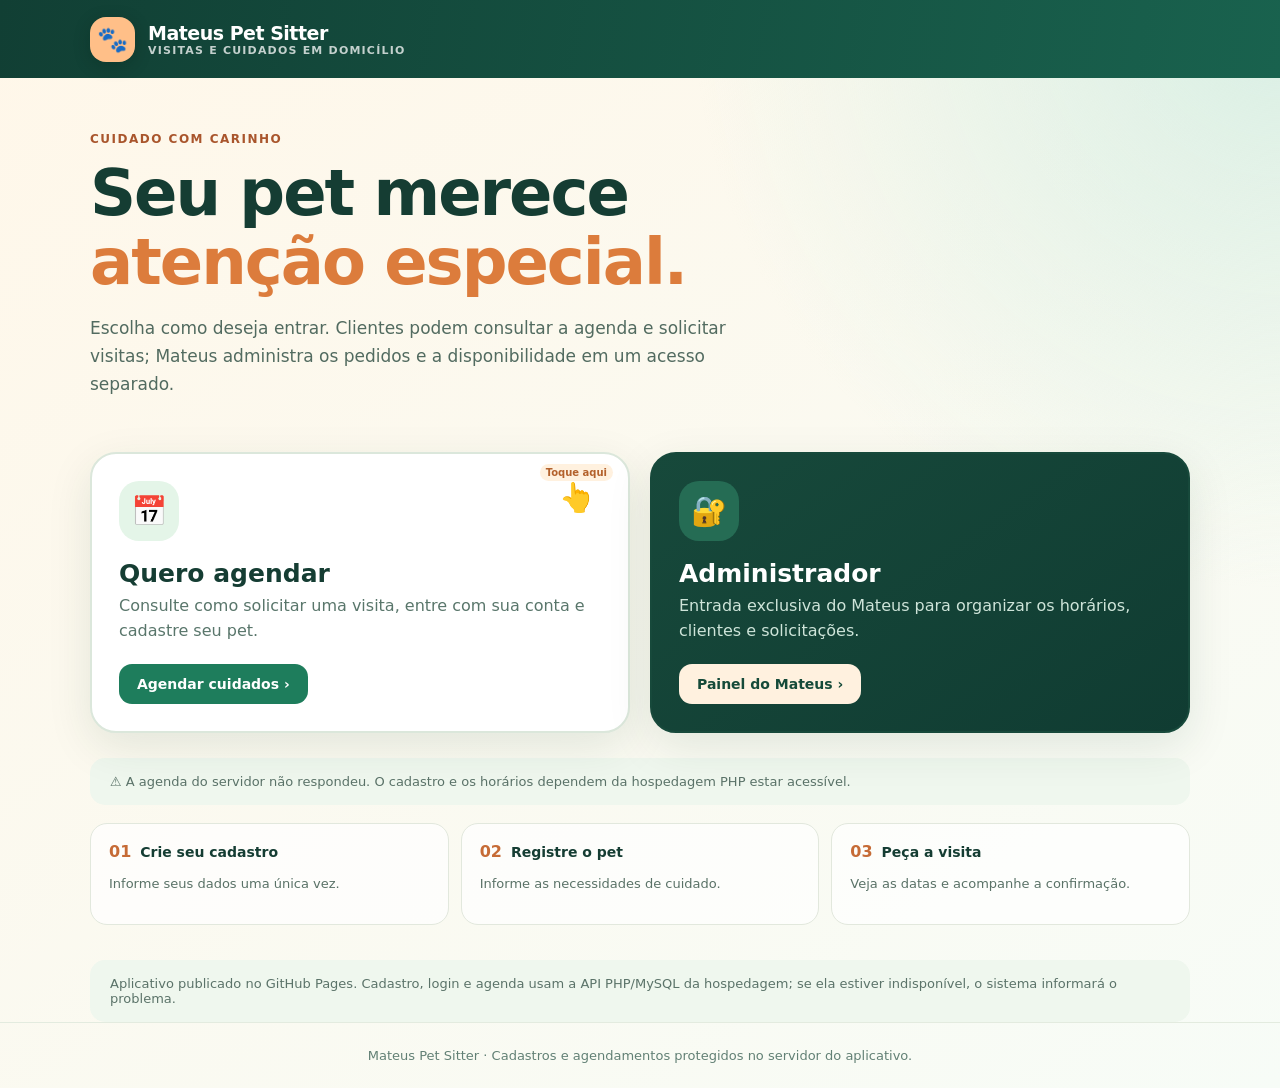
<file: index.html>
<!doctype html><html lang="pt-BR"><head><meta charset="utf-8"><meta name="viewport" content="width=device-width, initial-scale=1,viewport-fit=cover"><meta name="theme-color" content="#153e35"><meta name="description" content="Mateus Pet Sitter — cuidados e visitas domiciliares para animais."><title>Início | Mateus Pet Sitter</title><style>
:root{font-family:system-ui,-apple-system,'Segoe UI',sans-serif;color:#153d33;background:#fbf9f2}
*{box-sizing:border-box}body{margin:0;min-height:100vh;background:radial-gradient(circle at top right,#d9efe4 0%,transparent 35%),linear-gradient(145deg,#fff7e9,#f7fcf7);display:flex;flex-direction:column}
a{color:inherit}.wrap{width:min(1100px,calc(100% - 32px));margin:auto}
header{background:linear-gradient(100deg,#113f34,#19624e);color:white}.top{display:flex;align-items:center;gap:13px;min-height:78px}.logo{width:45px;height:45px;background:#ffbf88;border-radius:16px;display:grid;place-items:center;font-size:25px;box-shadow:0 4px 16px #051f1440}.brand{font-size:19px;font-weight:850;letter-spacing:-.5px}.brand small{display:block;font-size:11px;letter-spacing:1.2px;font-weight:650;opacity:.75}.hero{padding:50px 0 12px}.eyebrow{font-weight:800;text-transform:uppercase;font-size:12px;letter-spacing:1.5px;color:#a9552c}.hero h1{font-size:clamp(35px,6vw,64px);max-width:700px;line-height:1.08;letter-spacing:-2px;margin:12px 0}.hero h1 em{font-style:normal;color:#dc7c3c}.hero p{color:#526b60;font-size:17px;line-height:1.65;max-width:670px}.grid{display:grid;grid-template-columns:repeat(2,minmax(0,1fr));gap:20px;margin:25px 0}.choice{border-radius:26px;border:2px solid #dbe7db;background:white;padding:27px;box-shadow:0 14px 45px #0e38241a;text-decoration:none;position:relative;display:flex;flex-direction:column;align-items:flex-start;min-height:260px;transition:transform .17s,border-color .17s}.choice:hover,.choice:focus-visible{transform:translateY(-4px);border-color:#2b916d}.choice.admin{background:linear-gradient(145deg,#17493b,#103c32);border-color:#17493b;color:white}.emblem{font-size:29px;width:60px;height:60px;border-radius:20px;background:#e4f5e8;display:grid;place-items:center}.admin .emblem{background:#256c54}.choice h2{font-size:25px;line-height:1.2;margin:18px 0 5px}.choice p{margin:0 0 20px;color:#59766b;line-height:1.55;flex:1}.admin p{color:#cee4d9}.cta{display:inline-block;padding:12px 18px;font-size:14px;font-weight:800;border-radius:13px;background:#1e7d5c;color:white}.admin .cta{background:#fff1df;color:#154a39}.hand{position:absolute;right:15px;top:10px;animation:float 1.7s ease-in-out infinite;pointer-events:none;font-size:28px;text-align:center}.hand small{font-size:10px;display:block;background:#fff1df;border-radius:30px;padding:3px 6px;color:#b3612c;font-weight:800}@keyframes float{50%{transform:translateY(11px)}}.steps{display:grid;grid-template-columns:repeat(3,minmax(0,1fr));gap:12px;margin:0 0 35px}.step{padding:18px;border-radius:17px;border:1px solid #e2e8dd;background:#ffffffba}.step b{font-size:14px}.step p{font-size:13px;line-height:1.5;color:#5a7267}.step .n{color:#c66b36;font-weight:900;margin-right:9px}.box{margin:20px 0;padding:22px;background:#fff;border:1px solid #e0e8dc;border-radius:20px}.box h2{margin-top:0}.box p{color:#557166;line-height:1.6}.actions{display:flex;gap:10px;flex-wrap:wrap;margin-top:20px}.button{display:inline-flex;align-items:center;justify-content:center;gap:7px;background:#1e7b5a;border:0;border-radius:14px;text-decoration:none;color:white;font-weight:800;padding:14px 20px;cursor:pointer;font-size:15px;min-height:48px}.button.alt{background:#f4f3ea;color:#234d40;border:1px solid #d8e5d9}.note{font-size:13px;color:#5b7369;padding:16px 20px;background:#eff7ee;border-radius:15px}.status{font-size:14px;color:#506a5f;line-height:1.5}.status.bad{color:#aa542e}.steps-inline{display:grid;grid-template-columns:repeat(3,minmax(0,1fr));gap:13px;margin:20px 0}.steps-inline .step{padding:15px}footer{margin-top:auto;padding:25px 0;border-top:1px solid #e3ebdf;color:#628075;text-align:center;font-size:13px}
@media(max-width:670px){.hero{padding-top:35px}.grid{grid-template-columns:1fr;gap:14px}.choice{min-height:222px;padding:23px}.steps,.steps-inline{grid-template-columns:1fr}.hero h1{letter-spacing:-1.3px}.hero p{font-size:15px}.actions{flex-direction:column}.button{width:100%}}
@media(prefers-reduced-motion:reduce){*,*:before,*:after{animation:none!important;transition:none!important}}
</style></head><body><header><div class="wrap top"><span class="logo" aria-hidden="true">🐾</span><div class="brand">Mateus Pet Sitter<small>VISITAS E CUIDADOS EM DOMICÍLIO</small></div></div></header><main class="wrap"><section class="hero"><span class="eyebrow">Cuidado com carinho</span><h1>Seu pet merece <em>atenção especial.</em></h1><p>Escolha como deseja entrar. Clientes podem consultar a agenda e solicitar visitas; Mateus administra os pedidos e a disponibilidade em um acesso separado.</p></section>
<section class="grid" aria-label="Escolha seu acesso">
<a class="choice" href="cliente.html"><span class="hand" aria-hidden="true"><small>Toque aqui</small>👆</span><span class="emblem">📅</span><h2>Quero agendar</h2><p>Consulte como solicitar uma visita, entre com sua conta e cadastre seu pet.</p><span class="cta">Agendar cuidados ›</span></a>
<a class="choice admin" href="admin.html"><span class="emblem">🔐</span><h2>Administrador</h2><p>Entrada exclusiva do Mateus para organizar os horários, clientes e solicitações.</p><span class="cta">Painel do Mateus ›</span></a>
</section>
<div class="note" style="margin:2px 0 18px" aria-live="polite" role="status" id="connectionStatus">Verificando conexão segura com a agenda…</div>
<div class="steps"><div class="step"><span class="n">01</span><b>Crie seu cadastro</b><p>Informe seus dados uma única vez.</p></div><div class="step"><span class="n">02</span><b>Registre o pet</b><p>Informe as necessidades de cuidado.</p></div><div class="step"><span class="n">03</span><b>Peça a visita</b><p>Veja as datas e acompanhe a confirmação.</p></div></div><div class="note">Aplicativo publicado no GitHub Pages. Cadastro, login e agenda usam a API PHP/MySQL da hospedagem; se ela estiver indisponível, o sistema informará o problema.</div></main><footer><div class="wrap">Mateus Pet Sitter · Cadastros e agendamentos protegidos no servidor do aplicativo.</div></footer><script>
(async()=>{
 const status=document.getElementById('connectionStatus');if(!status)return;
 const ctrl=new AbortController();const timeout=setTimeout(()=>ctrl.abort(),7000);
 try{
  const response=await fetch('https://marce7856.c33.integrator.host/matheus-pet-care/api/index.php?action=health',
    {mode:'cors',credentials:'omit',cache:'no-store',signal:ctrl.signal});
  const json=await response.json();
  if(response.ok&&json.ok&&json.database==='connected'){
    status.textContent='✅ Agenda conectada ao banco MySQL. Você já pode consultar datas e entrar na sua conta.';
  }else{
    status.textContent='⚠️ A página está aberta, mas a agenda do servidor ainda não está disponível. Verifique a instalação PHP/MySQL.';
  }
 }catch(e){status.textContent='⚠️ A agenda do servidor não respondeu. O cadastro e os horários dependem da hospedagem PHP estar acessível.';}
 finally{clearTimeout(timeout)}
})();
</script></body></html>
</file>
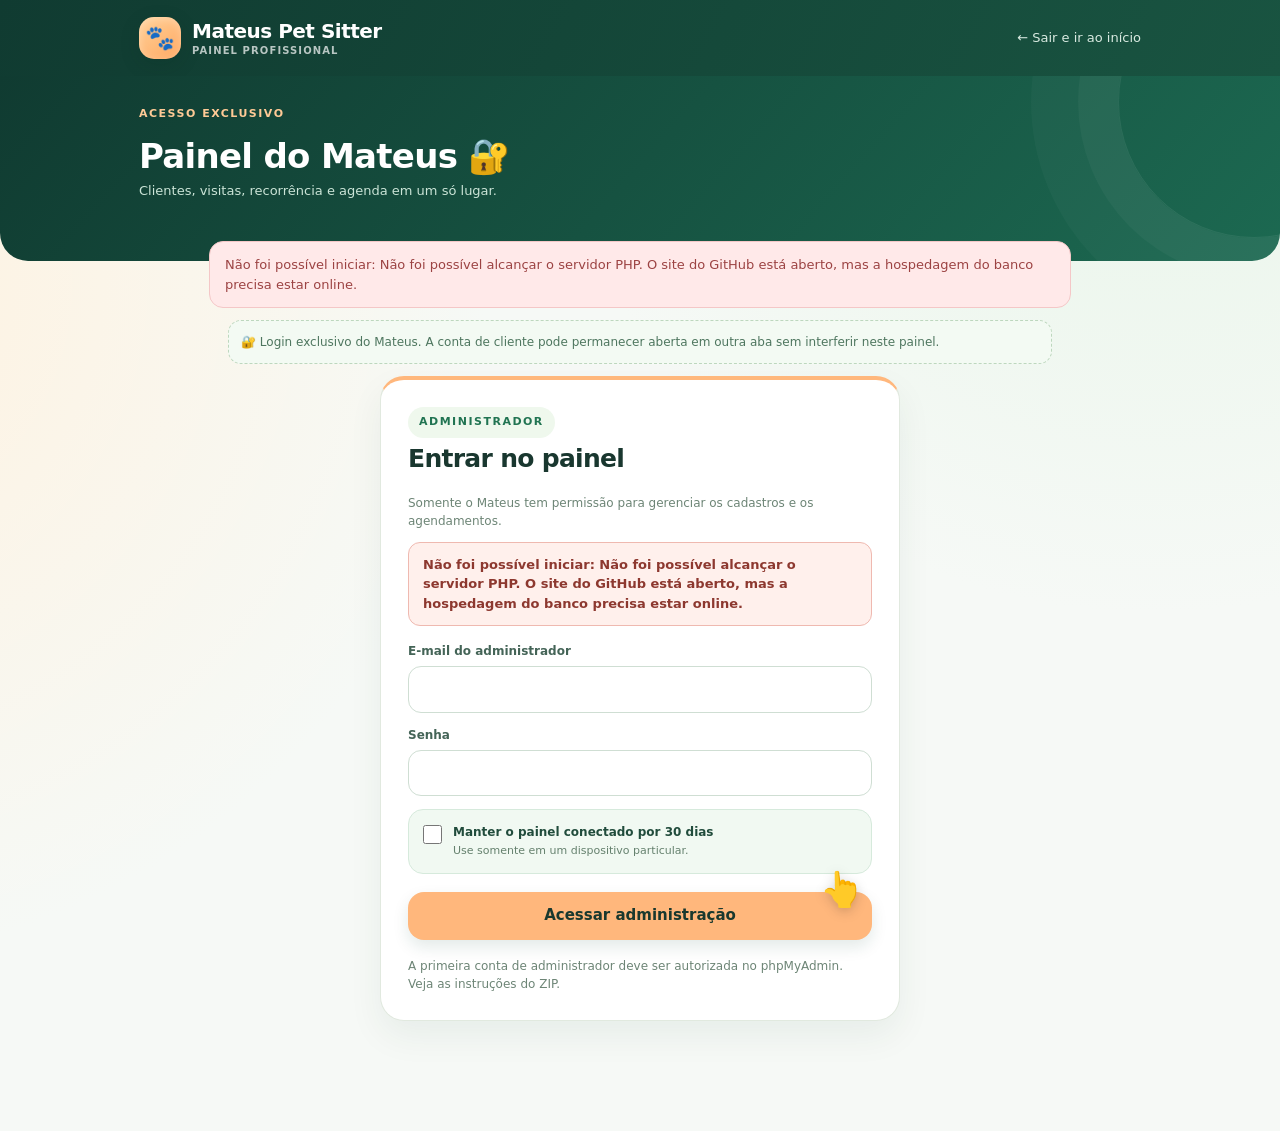
<file: admin.html>
<!doctype html><html lang="pt-BR"><head><meta charset="utf-8"><meta name="viewport" content="width=device-width, initial-scale=1, viewport-fit=cover"><meta name="theme-color" content="#153e35"><title>Painel profissional — Mateus Pet Sitter</title><link rel="stylesheet" href="site.css?v=10.1.0"></head><body>
<header class="header"><div class="wrap header-inner"><a class="brand" href="index.html" data-admin-exit><span class="brand-mark">🐾</span><span class="brand-title">Mateus Pet Sitter<small class="brand-sub">Painel profissional</small></span></a><a class="sub-link" href="index.html" data-admin-exit>← Sair e ir ao início</a></div></header>
<section class="app-hero"><div class="wrap"><span class="tiny-title" style="color:#ffca96">ACESSO EXCLUSIVO</span><h1>Painel do Mateus 🔐</h1><p>Clientes, visitas, recorrência e agenda em um só lugar.</p></div></section>
<main class="wrap app-main"><div id="errorBanner" class="banner error hidden" role="alert"></div>
<div class="wrap" style="margin-top:10px"><p class="hintbox">🔐 Login exclusivo do Mateus. A conta de cliente pode permanecer aberta em outra aba sem interferir neste painel.</p></div><div id="adminAuth" class="auth-wrap"><div class="card auth-card"><span class="tiny-title">ADMINISTRADOR</span><h2>Entrar no painel</h2><p class="small muted">Somente o Mateus tem permissão para gerenciar os cadastros e os agendamentos.</p><form id="adminLogin"><div id="adminLoginMessage" class="banner error hidden" role="alert" tabindex="-1"></div><label class="field"><span>E-mail do administrador</span><input name="email" type="email" required autocomplete="username"></label><label class="field"><span>Senha</span><input name="password" type="password" required autocomplete="current-password"></label>
<label class="remember-line"><input type="checkbox" name="remember_me" value="1"><span><strong>Manter o painel conectado por 30 dias</strong><small>Use somente em um dispositivo particular.</small></span></label>
<div class="guided-submit"><span class="tap-hand">👆</span><button class="btn full orange" type="submit">Acessar administração</button></div></form><p class="small muted" style="margin:17px 0 0">A primeira conta de administrador deve ser autorizada no phpMyAdmin. Veja as instruções do ZIP.</p></div></div>
<div id="adminApp" class="hidden"><div class="two-col"><div class="stat"><b id="countClients">0</b><small>Clientes cadastrados</small></div><div class="stat"><b id="countPending">0</b><small>Pedidos em análise</small></div><div class="stat"><b id="countPets">0</b><small>Animais registrados</small></div><div class="stat"><b id="countConfirmed">0</b><small>Visitas confirmadas</small></div></div>
<section data-panel="home"><div class="section-head"><div><h2>🏠 Visão geral</h2><p>O que precisa da sua atenção hoje.</p></div></div><div class="card"><h3>Agenda do Mateus</h3><p class="small muted">Visualize o mês, toque em qualquer data e disponibilize ou bloqueie os horários que desejar.</p><button class="btn orange full" type="button" data-nav="calendar">📅 Abrir agenda para liberar datas</button></div><div class="card" style="margin-top:12px"><h3>Link para compartilhar</h3><p class="small muted">Envie este endereço pelo WhatsApp para os clientes se cadastrarem.</p><div class="action-row"><button id="copyLink" class="btn soft" type="button">📋 Copiar link de agendamento</button><button data-nav="requests" class="btn orange">Ver solicitações</button></div></div><div class="section-head"><h2>Pedidos recentes</h2></div><div id="recentRequests" class="list"></div></section>
<section data-panel="requests" class="hidden"><div class="section-head"><div><h2>📋 Solicitações</h2><p>Confirme ou recuse os pedidos recebidos.</p></div></div><div class="tab-switch" id="requestFilters"><button type="button" data-filter="pending" class="active">Em análise</button><button type="button" data-filter="all">Todas</button></div><div id="adminRequestList" class="list"></div></section>
<section data-panel="clients" class="hidden"><div class="section-head"><div><h2>👥 Clientes ⭐</h2><p>Informações, telefone, endereço e recorrência mensal.</p></div></div><div class="card"><label class="field"><span>Pesquisar cliente</span><input id="clientSearch" placeholder="Nome, telefone ou e-mail"></label><button class="btn orange full" type="button" id="newManual">+ Cadastrar cliente manualmente</button><div class="hintbox">Clientes que criam conta aparecem automaticamente aqui. Cadastros manuais não possuem acesso por senha até que o próprio cliente crie sua conta.</div><div class="action-row"><label class="btn soft sm" for="backupV2">Importar contatos da V2 (JSON)</label><input id="backupV2" type="file" accept="application/json,.json" style="display:none"></div></div><div id="adminClientList" class="list" style="margin-top:13px"></div></section>
<section data-panel="calendar" class="hidden"><div class="section-head"><div><h2>📅 Agenda do Mateus</h2><p>Selecione as datas e libere ou bloqueie horários de atendimento.</p></div></div>
<div class="agenda-intro"><span class="agenda-intro-icon">🗓️</span><div><strong>Você controla os dias disponíveis</strong><p>Toque numa data do calendário. Depois escolha “Liberar o dia” ou “Bloquear os horários livres”. Também é possível tocar em cada horário separadamente. Pedidos já recebidos não serão apagados.</p></div></div>
<div class="calendar-block"><div class="calendar-head"><button type="button" id="adminPrev" aria-label="Mês anterior">‹</button><strong id="adminMonth"></strong><button type="button" id="adminNext" aria-label="Próximo mês">›</button></div><div id="adminCalendar" class="calendar"><span class="empty" style="grid-column:1/-1">Carregando datas…</span></div><div class="agenda-tools"><button type="button" id="adminToday" class="btn soft sm">Ir para hoje</button><button type="button" id="adminRetry" class="btn soft sm">↻ Atualizar agenda</button></div><p id="calendarStatus" class="sync-message" role="status" aria-live="polite">Consultando disponibilidade…</p><p class="month-note">🟢 Livre · 🟠 Com pedidos · ⚪ Bloqueado/fora do expediente</p>
<div id="monthAvailabilitySummary" class="agenda-month-summary" aria-live="polite"></div>
<h3 id="adminDayTitle">Escolha uma data</h3>
<p id="dayAvailabilitySummary" class="agenda-day-summary" aria-live="polite"></p>
<div class="agenda-actions"><button class="btn soft" id="openDay" type="button">✓ Liberar horários do dia</button><button class="btn danger" id="closeDay" type="button">🔒 Bloquear horários livres</button></div>
<div class="hintbox">Cada toque em um horário livre bloqueia apenas aquele horário. Toque no horário bloqueado para liberar novamente.</div>
<div id="adminSlots" class="slot-list"></div><div class="section-head"><h2>Visitas desta data</h2></div><div id="adminDayBookings" class="list"></div><div class="hintbox">Toque em um horário livre para bloquear, ou em um bloqueado para liberar. Pedidos existentes são gerenciados pela aba Solicitações.</div></div></section>
<section data-panel="settings" class="hidden"><div class="section-head"><div><h2>⚙️ Configurações</h2><p>Dados e segurança.</p></div></div><div class="card"><h3>Administrador</h3><p id="adminEmail" class="small muted"></p><p class="small muted">Banco de dados MySQL hospedado no cPanel. Os dados dos clientes não são públicos.</p><hr class="soft-divider"><h3>Alterar senha do administrador</h3><form id="adminPasswordForm"><label class="field"><span>Senha atual</span><input type="password" name="current_password" required autocomplete="current-password"></label><label class="field"><span>Nova senha (mínimo 10 caracteres)</span><input type="password" name="new_password" required minlength="10" maxlength="72" autocomplete="new-password"></label><button type="submit" class="btn soft full">Atualizar senha</button></form><button id="adminLogout" class="btn outline full" type="button">Sair do painel</button></div></section>
</div></main>
<nav id="adminNav" class="menu hidden" aria-label="Menu do administrador"><div class="menu-inner"><button data-nav="home" class="active"><span>🏠</span>Início</button><button data-nav="requests"><span>📋</span>Pedidos</button><button data-nav="clients"><span>👥</span>Clientes</button><button data-nav="calendar"><span>📅</span>Agenda</button><button data-nav="settings"><span>⚙️</span>Ajustes</button></div></nav>
<div id="tagModal" class="modal-shade hidden"><div class="modal"><div class="modal-head"><h2 id="tagTitle">Dados do cliente</h2><button class="modal-close" id="closeTag" type="button">✕</button></div><div id="tagDetails"></div><form id="tagForm"><input name="id" type="hidden"><label class="checkbox-row"><input name="favorite" type="checkbox"> ⭐ Cliente estrela</label><label class="field"><span>Recorrência de visitas por mês (0 a 31)</span><input name="monthly_frequency" type="number" min="0" max="31" value="0" required></label><label class="field"><span>Observações internas do Mateus</span><textarea name="admin_notes" maxlength="3000"></textarea></label><button class="btn full" type="submit">Salvar classificação</button></form></div></div>
<div id="manualModal" class="modal-shade hidden"><div class="modal"><div class="modal-head"><h2>Cadastro manual</h2><button class="modal-close" id="closeManual" type="button">✕</button></div><form id="manualForm"><input name="id" type="hidden"><label class="field"><span>Nome completo *</span><input name="full_name" maxlength="120" required></label><label class="field"><span>WhatsApp</span><input name="phone" maxlength="25" type="tel"></label><div class="form-grid"><label class="field"><span>Rua</span><input name="street" maxlength="160"></label><label class="field"><span>Número</span><input name="house_number" maxlength="25"></label><label class="field"><span>Bairro</span><input name="neighborhood" maxlength="90"></label><label class="field"><span>Cidade</span><input name="city" maxlength="100"></label><label class="field span2"><span>Referência</span><input name="reference" maxlength="180"></label><label class="field span2"><span>Observações</span><textarea name="notes" maxlength="3000"></textarea></label></div><label class="checkbox-row"><input type="checkbox" name="favorite"> ⭐ Cliente estrela</label><label class="field"><span>Visitas recorrentes por mês</span><input type="number" name="monthly_frequency" min="0" max="31" value="0"></label><button class="btn orange full" type="submit">Salvar cliente</button><button class="btn danger full hidden" id="deleteManual" type="button" style="margin-top:10px">Excluir cadastro manual</button></form></div></div>
<script src="api-config.js?v=10.1.0"></script><script src="site.js?v=10.1.0"></script><script defer src="admin.js?v=10.1.0"></script></body></html>
</file>
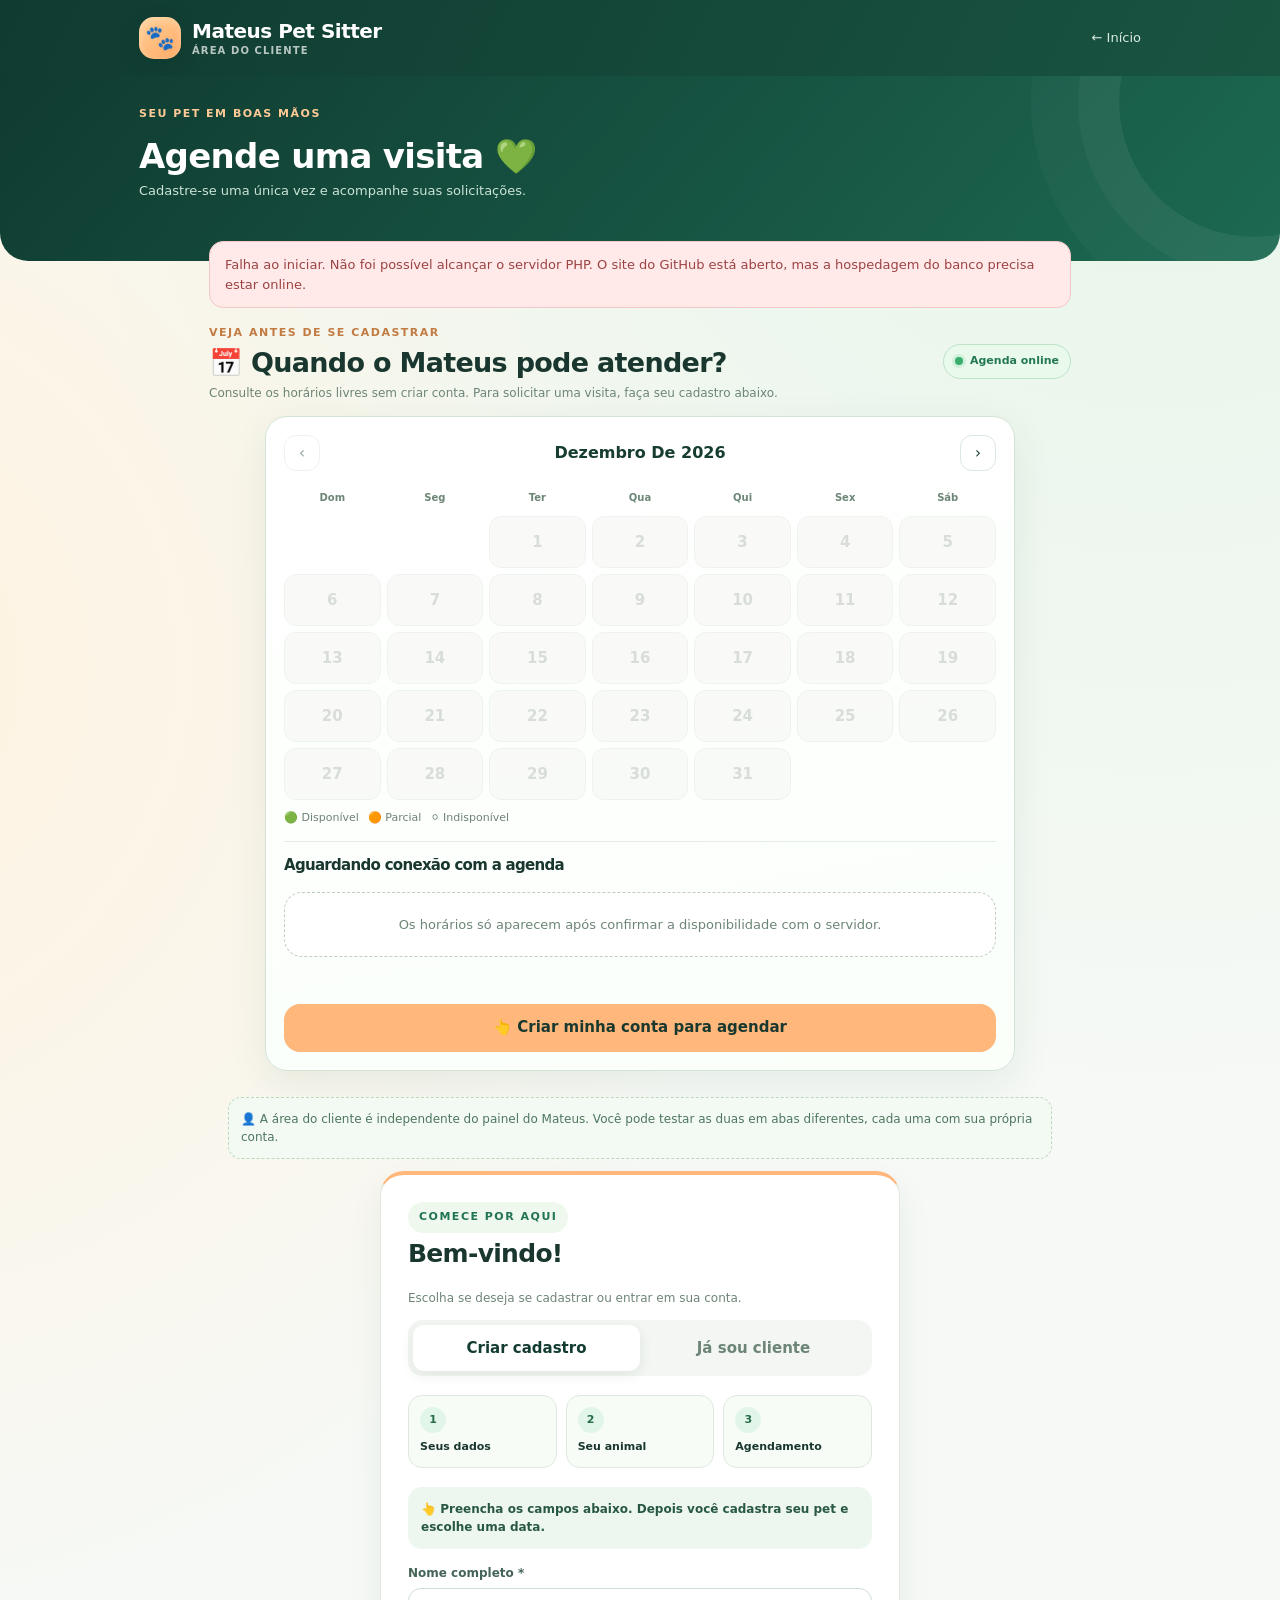
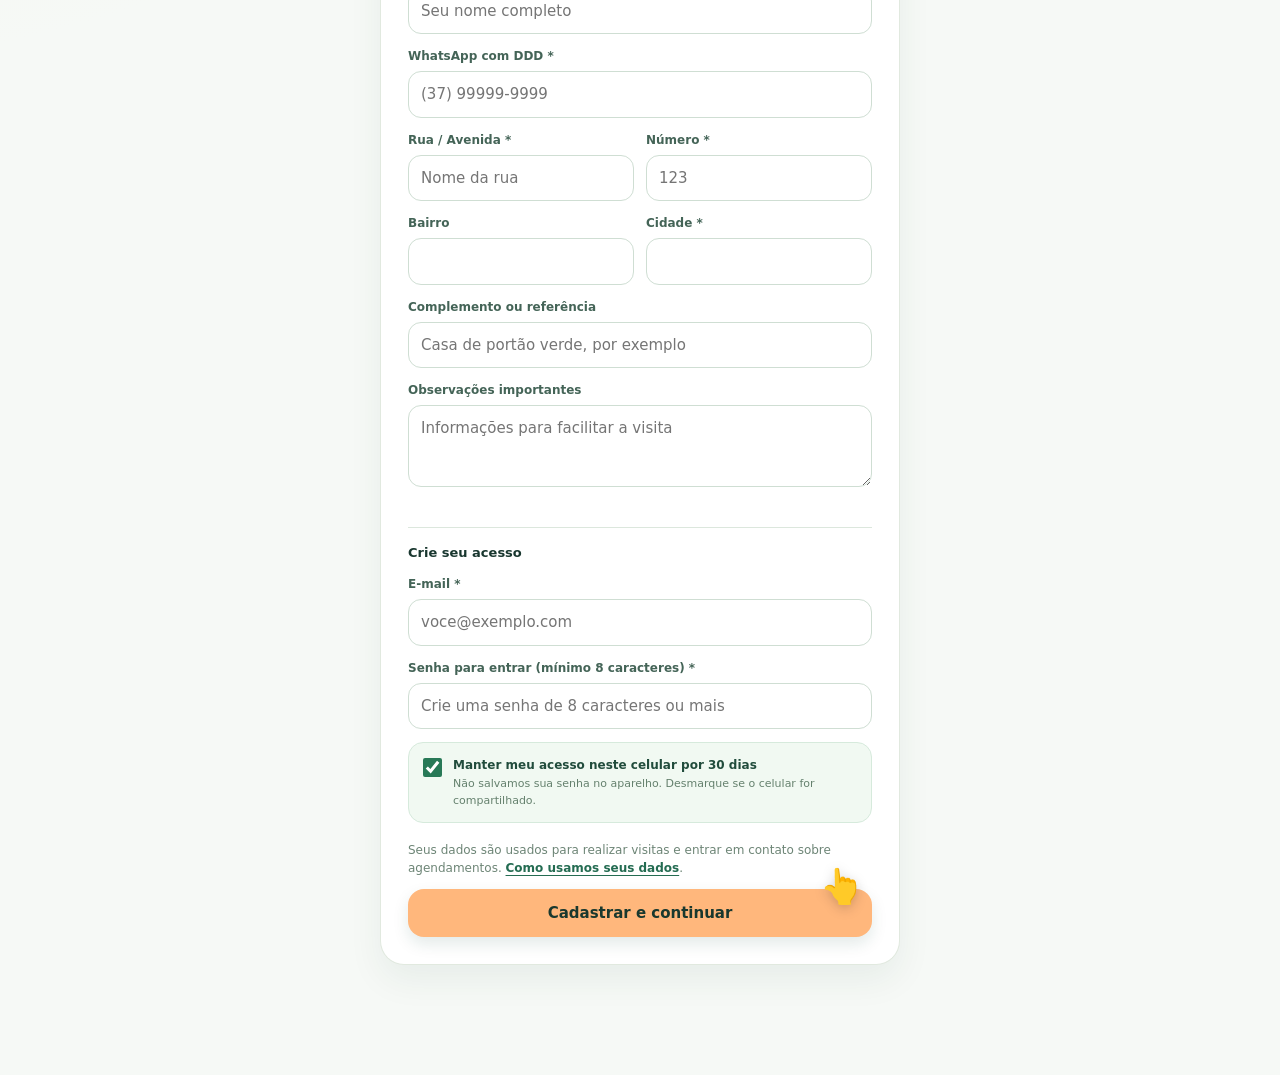
<file: cliente.html>
<!doctype html><html lang="pt-BR"><head><meta charset="utf-8"><meta name="viewport" content="width=device-width, initial-scale=1, viewport-fit=cover"><meta name="theme-color" content="#153e35"><title>Agendar visitas — Mateus Pet Sitter</title><link href="site.css?v=10.1.0" rel="stylesheet"></head><body>
<header class="header"><div class="wrap header-inner"><a class="brand" href="index.html"><span class="brand-mark">🐾</span><span class="brand-title">Mateus Pet Sitter<small class="brand-sub">Área do cliente</small></span></a><a class="sub-link" href="index.html">← Início</a></div></header>
<section class="app-hero"><div class="wrap"><span class="tiny-title" style="color:#ffca96">SEU PET EM BOAS MÃOS</span><h1>Agende uma visita 💚</h1><p>Cadastre-se uma única vez e acompanhe suas solicitações.</p></div></section>
<main class="wrap app-main"><div id="errorBanner" class="banner error hidden" role="alert"></div>
<section id="publicPreview" class="public-preview" aria-label="Disponibilidade pública">
<div class="public-preview-top"><div><span class="tiny-title">VEJA ANTES DE SE CADASTRAR</span><h2>📅 Quando o Mateus pode atender?</h2><p class="muted small">Consulte os horários livres sem criar conta. Para solicitar uma visita, faça seu cadastro abaixo.</p></div><span class="live-tag"><i></i> Agenda online</span></div>
<div class="calendar-block public-calendar-layout">
 <div class="calendar-head"><button id="publicPrev" type="button" aria-label="Mês anterior">‹</button><strong id="publicMonth">Carregando calendário…</strong><button id="publicNext" type="button" aria-label="Próximo mês">›</button></div>
 <div id="publicDays" class="calendar" aria-label="Datas disponíveis"><div class="empty" style="grid-column:1/-1">Consultando horários…</div></div>
 <div class="legend-inline"><span>🟢 Disponível</span><span>🟠 Parcial</span><span>⚪ Indisponível</span></div>
 <div class="public-slots"><h3 id="publicDayTitle">Escolha uma data</h3><div id="publicSlots" class="slot-list"><div class="empty" style="grid-column:1/-1">Toque em uma data verde para consultar os horários.</div></div></div>
 <p class="small muted" id="publicStatus" role="status" aria-live="polite"></p>
 <button id="publicGoAuth" class="btn orange full" type="button">👆 Criar minha conta para agendar</button>
</div></section>
<section id="adminSessionNotice" class="auth-wrap hidden"><div class="card auth-card"><span class="tiny-title">SESSÃO ADMINISTRATIVA</span><h2>Você está na área de agendamento 🐾</h2><p class="muted small">Uma conta de administrador está conectada neste aparelho. Para usar uma conta de cliente, encerre primeiro o acesso administrativo. Você não será redirecionado automaticamente.</p><button id="endAdminSession" type="button" class="btn orange full">Sair do administrador e continuar</button><p class="small muted">A agenda pública acima continua disponível para consulta.</p></div></section>
<div class="wrap" style="margin-top:10px"><p class="hintbox">👤 A área do cliente é independente do painel do Mateus. Você pode testar as duas em abas diferentes, cada uma com sua própria conta.</p></div><div id="authSection" class="auth-wrap"><div class="card auth-card"><span class="tiny-title">COMECE POR AQUI</span><h2>Bem-vindo!</h2><p class="muted small">Escolha se deseja se cadastrar ou entrar em sua conta.</p><div class="tab-switch"><button type="button" id="showSignup" class="active">Criar cadastro</button><button type="button" id="showLogin">Já sou cliente</button></div>
<form id="signupForm"><div id="signupMessage" class="banner error hidden" role="alert" tabindex="-1"></div><div class="help-steps"><div><span class="num">1</span>Seus dados</div><div><span class="num">2</span>Seu animal</div><div><span class="num">3</span>Agendamento</div></div><div class="wizard-line">👆 Preencha os campos abaixo. Depois você cadastra seu pet e escolhe uma data.</div>
<label class="field"><span>Nome completo *</span><input name="full_name" autocomplete="name" maxlength="120" required placeholder="Seu nome completo"></label>
<label class="field"><span>WhatsApp com DDD *</span><input name="phone" type="tel" autocomplete="tel" maxlength="25" required inputmode="tel" placeholder="(37) 99999-9999"></label>
<div class="form-grid"><label class="field"><span>Rua / Avenida *</span><input name="street" required maxlength="160" autocomplete="address-line1" placeholder="Nome da rua"></label><label class="field"><span>Número *</span><input name="house_number" required maxlength="25" placeholder="123"></label><label class="field"><span>Bairro</span><input name="neighborhood" maxlength="90"></label><label class="field"><span>Cidade *</span><input name="city" required maxlength="100" autocomplete="address-level2"></label><label class="field span2"><span>Complemento ou referência</span><input name="reference" maxlength="180" placeholder="Casa de portão verde, por exemplo"></label><label class="field span2"><span>Observações importantes</span><textarea name="notes" maxlength="1000" placeholder="Informações para facilitar a visita"></textarea></label></div>
<div class="fieldset-title">Crie seu acesso</div><label class="field"><span>E-mail *</span><input name="email" type="email" required maxlength="190" autocomplete="email" placeholder="voce@exemplo.com"></label><label class="field"><span>Senha para entrar (mínimo 8 caracteres) *</span><input name="password" type="password" required minlength="8" maxlength="72" autocomplete="new-password" placeholder="Crie uma senha de 8 caracteres ou mais"></label>
<label class="remember-line"><input type="checkbox" name="remember_me" value="1" checked><span><strong>Manter meu acesso neste celular por 30 dias</strong><small>Não salvamos sua senha no aparelho. Desmarque se o celular for compartilhado.</small></span></label>
<p class="small muted">Seus dados são usados para realizar visitas e entrar em contato sobre agendamentos. <a class="inline-link" href="privacidade.html">Como usamos seus dados</a>.</p>
<div class="guided-submit"><span class="tap-hand">👆</span><button class="btn full orange" type="submit">Cadastrar e continuar</button></div></form>
<form id="loginForm" class="hidden"><div id="loginMessage" class="banner error hidden" role="alert" tabindex="-1"></div><p class="hint">Você só precisa se cadastrar uma vez. Depois entre com seu e-mail e senha.</p><label class="field"><span>E-mail</span><input name="email" required type="email" autocomplete="email"></label><label class="field"><span>Senha</span><input name="password" required type="password" autocomplete="current-password"></label>
<label class="remember-line"><input type="checkbox" name="remember_me" value="1" checked><span><strong>Lembrar login por 30 dias</strong><small>Para não precisar digitar e-mail e senha toda vez.</small></span></label>
<p class="auth-help">É seu primeiro acesso? Escolha <strong>Criar cadastro</strong>. A conta do administrador usa uma área separada.</p>
<div class="guided-submit"><span class="tap-hand">👆</span><button class="btn full" type="submit">Entrar na minha conta</button></div></form>
</div></div>
<div id="clientApp" class="hidden">
<section data-panel="home"><div class="card"><span class="tiny-title">ÁREA DO CLIENTE</span><h2 id="clientGreeting">Olá! 🐾</h2><p class="muted small">Seu espaço para acompanhar os cuidados do seu animal.</p><div id="nextStep" class="wizard-line"></div><div class="progress-steps" aria-label="Como solicitar"><span>1. Cadastro ✓</span><span>2. Pet</span><span>3. Agenda</span><span>4. Confirmar</span></div><div class="action-row"><button data-nav="pets" class="btn orange">🐶 Meus pets</button><button data-nav="calendar" class="btn soft">📅 Ver agenda</button></div></div><div class="section-head"><h2>Minhas últimas solicitações</h2></div><div id="recentBookings" class="list"></div></section>
<section data-panel="pets" class="hidden"><div class="section-head"><div><h2>🐾 Meus pets</h2><p>Cadastre cada animal para facilitar os cuidados.</p></div></div><div class="card"><div id="petList" class="list"></div><button id="newPet" type="button" class="btn orange full" style="margin-top:15px">+ Cadastrar pet</button></div></section>
<section data-panel="calendar" class="hidden"><div class="section-head"><div><h2>📅 Agenda do Mateus</h2><p>Datas e horários atualizados automaticamente.</p></div></div><div class="calendar-block"><div class="calendar-head"><button id="prevMonth" type="button" aria-label="Mês anterior">‹</button><strong id="monthTitle"></strong><button id="nextMonth" type="button" aria-label="Próximo mês">›</button></div><div id="calendarDays" class="calendar"></div><p id="calendarStatus" class="sync-message" role="status" aria-live="polite">Consultando disponibilidade…</p><p class="month-note">🟢 Disponível · 🟠 Parcialmente ocupado · Cinza: indisponível</p><h3 id="slotTitle">Selecione uma data</h3><div id="slotButtons" class="slot-list"></div><div class="hintbox">Ao escolher um horário, ele fica reservado enquanto o Mateus analisa seu pedido. Só depois da confirmação a visita estará agendada.</div></div><div id="bookingBox" class="card hidden" style="margin-top:15px"><span class="tiny-title">SOLICITAR VISITA</span><h2>Confirme os detalhes</h2><p id="chosenDate" class="pill"></p><form id="bookingForm"><label class="field"><span>Qual pet receberá a visita? *</span><select name="pet_id" id="bookingPet" required></select></label><label class="field"><span>Tipo de cuidado *</span><select name="service" required><option value="">Selecione</option><option>Visita domiciliar</option><option>Passeio</option><option>Alimentação</option><option>Cuidados e higiene</option><option>Companhia e cuidados</option><option>Outro cuidado</option></select></label><label class="field"><span>Instruções para o Mateus</span><textarea name="details" maxlength="3000" placeholder="Diga o que seu animal precisa e qualquer cuidado especial"></textarea></label><div class="notice">O endereço usado será o que você informou no seu cadastro. Confira seus dados antes de solicitar.</div><div class="guided-submit"><span class="tap-hand">👆</span><button class="btn orange full" type="submit">Enviar solicitação ao Mateus</button></div></form></div></section>
<section data-panel="bookings" class="hidden"><div class="section-head"><div><h2>📋 Meus pedidos</h2><p>Acompanhe suas visitas, aprovações e cancelamentos.</p></div></div><div id="bookingList" class="list"></div></section>
<section data-panel="profile" class="hidden"><div class="section-head"><div><h2>👤 Meu cadastro</h2><p>Atualize telefone, endereço e observações.</p></div></div><div class="card"><form id="profileForm"><label class="field"><span>Nome completo</span><input name="full_name" required maxlength="120"></label><label class="field"><span>WhatsApp</span><input name="phone" type="tel" required maxlength="25"></label><div class="form-grid"><label class="field"><span>Rua</span><input name="street" required maxlength="160"></label><label class="field"><span>Número</span><input name="house_number" required maxlength="25"></label><label class="field"><span>Bairro</span><input name="neighborhood" maxlength="90"></label><label class="field"><span>Cidade</span><input name="city" required maxlength="100"></label><label class="field span2"><span>Referência</span><input name="reference" maxlength="180"></label><label class="field span2"><span>Observações</span><textarea name="notes" maxlength="1000"></textarea></label></div><button class="btn full" type="submit">Salvar dados</button></form><p class="subtle">E-mail da conta: <span id="profileEmail"></span></p><button id="clientLogout" type="button" class="btn outline full" style="margin-top:10px">Sair da conta</button></div><div class="section-head"><h2>🔐 Alterar minha senha</h2></div><div class="card"><form id="clientPasswordForm"><label class="field"><span>Senha atual</span><input type="password" name="current_password" autocomplete="current-password" required></label><label class="field"><span>Nova senha (mínimo 10 caracteres)</span><input type="password" name="new_password" autocomplete="new-password" required minlength="10" maxlength="72"></label><button type="submit" class="btn soft full">Atualizar minha senha</button></form></div></section>
</div></main>
<nav id="clientNav" class="menu hidden" aria-label="Menu do cliente"><div class="menu-inner"><button data-nav="home" class="active"><span>🏠</span>Início</button><button data-nav="pets"><span>🐶</span>Pets</button><button data-nav="calendar"><span>📅</span>Agenda</button><button data-nav="bookings"><span>📋</span>Pedidos</button><button data-nav="profile"><span>👤</span>Perfil</button></div></nav>
<div class="modal-shade hidden" id="petModal"><div class="modal"><div class="modal-head"><h2>🐶 Cadastro do pet</h2><button class="modal-close" type="button" id="closePet">✕</button></div><p class="meta">Conte ao Mateus quem precisa de cuidado.</p><form id="petForm"><input type="hidden" name="id"><label class="field"><span>Nome do pet *</span><input name="name" required maxlength="100" placeholder="Nome do animal"></label><label class="field"><span>Espécie *</span><select name="species" required><option value="">Selecione</option><option>Cachorro</option><option>Gato</option><option>Ave</option><option>Coelho</option><option>Outro</option></select></label><label class="field"><span>Raça (opcional)</span><input name="breed" maxlength="90"></label><label class="field"><span>Cuidados e observações</span><textarea name="care_notes" maxlength="3000" placeholder="Alimentação, comportamento, medicamentos prescritos, instruções"></textarea></label><div class="action-row"><button class="btn orange full" type="submit">Salvar pet</button><button class="btn outline full hidden" type="button" id="removePet">Excluir pet</button></div></form></div></div>
<script src="api-config.js?v=10.1.0"></script><script src="site.js?v=10.1.0"></script><script defer src="cliente.js?v=10.1.0"></script></body></html>
</file>
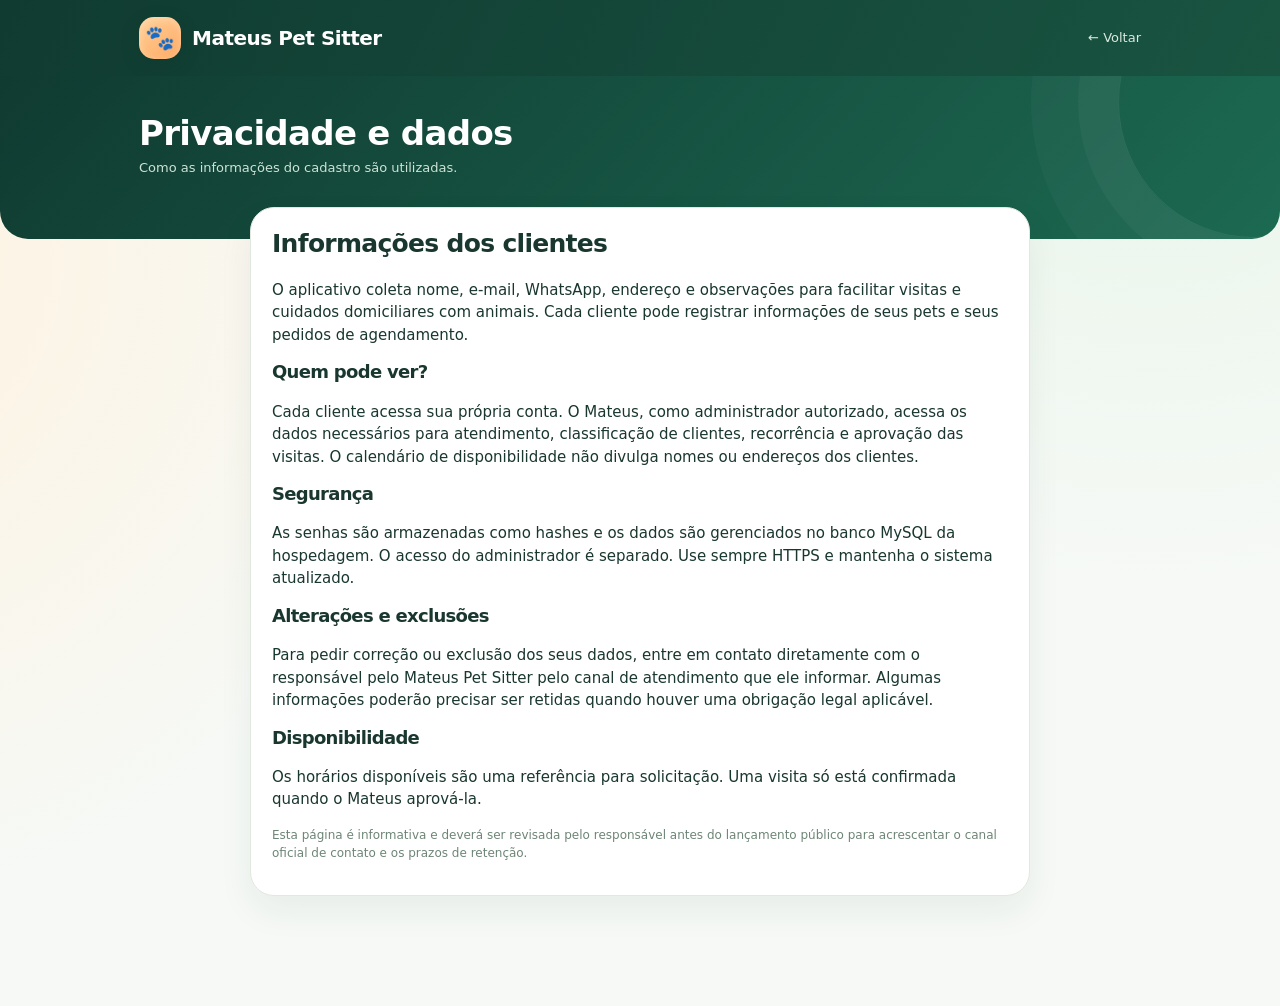
<file: privacidade.html>
<!doctype html><html lang="pt-BR"><head><meta charset="utf-8"><meta name="viewport" content="width=device-width,initial-scale=1"><title>Privacidade — Mateus Pet Sitter</title><link rel="stylesheet" href="site.css?v=10.0.0"></head><body><header class="header"><div class="wrap header-inner"><a class="brand" href="index.html"><span class="brand-mark">🐾</span><span class="brand-title">Mateus Pet Sitter</span></a><a class="sub-link" href="index.html">← Voltar</a></div></header><section class="app-hero"><div class="wrap"><h1>Privacidade e dados</h1><p>Como as informações do cadastro são utilizadas.</p></div></section><main class="wrap app-main"><article class="card" style="max-width:780px;margin:auto"><h2>Informações dos clientes</h2><p>O aplicativo coleta nome, e-mail, WhatsApp, endereço e observações para facilitar visitas e cuidados domiciliares com animais. Cada cliente pode registrar informações de seus pets e seus pedidos de agendamento.</p><h3>Quem pode ver?</h3><p>Cada cliente acessa sua própria conta. O Mateus, como administrador autorizado, acessa os dados necessários para atendimento, classificação de clientes, recorrência e aprovação das visitas. O calendário de disponibilidade não divulga nomes ou endereços dos clientes.</p><h3>Segurança</h3><p>As senhas são armazenadas como hashes e os dados são gerenciados no banco MySQL da hospedagem. O acesso do administrador é separado. Use sempre HTTPS e mantenha o sistema atualizado.</p><h3>Alterações e exclusões</h3><p>Para pedir correção ou exclusão dos seus dados, entre em contato diretamente com o responsável pelo Mateus Pet Sitter pelo canal de atendimento que ele informar. Algumas informações poderão precisar ser retidas quando houver uma obrigação legal aplicável.</p><h3>Disponibilidade</h3><p>Os horários disponíveis são uma referência para solicitação. Uma visita só está confirmada quando o Mateus aprová-la.</p><p class="small muted">Esta página é informativa e deverá ser revisada pelo responsável antes do lançamento público para acrescentar o canal oficial de contato e os prazos de retenção.</p></article></main></body></html>
</file>
<file: site.css>
:root{--ink:#19372f;--forest:#153e35;--forest2:#20604d;--green:#277a5d;--sand:#fff7e9;--cream:#f7f9f5;--orange:#ffae72;--mint:#eaf7ef;--soft:#f4f8f3;--line:#dce8dd;--muted:#6d8576;--red:#b74e4f;--shadow:0 20px 48px #19493813;color-scheme:light}
*{box-sizing:border-box}body{margin:0;background:var(--cream);color:var(--ink);font:15px/1.5 system-ui,-apple-system,BlinkMacSystemFont,'Segoe UI',sans-serif;-webkit-font-smoothing:antialiased}button,input,select,textarea{font:inherit}button{cursor:pointer}button:disabled{opacity:.48;cursor:not-allowed}a{color:inherit}button:focus-visible,a:focus-visible,input:focus-visible,textarea:focus-visible{outline:3px solid var(--orange);outline-offset:2px}h1,h2,h3,p{margin-top:0}h1,h2,h3{line-height:1.18;letter-spacing:-.7px}h1{font-size:clamp(31px,5vw,52px)}h2{font-size:25px}h3{font-size:18px}.hidden{display:none!important}.wrap{width:min(1040px,100%);margin:auto;padding-inline:19px}.small{font-size:12px}.muted{color:var(--muted)}.strong{font-weight:800}.tiny-title{letter-spacing:1.5px;font-weight:850;color:#c27b42;font-size:11px;text-transform:uppercase}.btn{background:var(--forest);color:#fff;display:inline-flex;align-items:center;justify-content:center;gap:9px;border:none;border-radius:16px;min-height:48px;padding:12px 19px;text-decoration:none;font-weight:770;line-height:1.3;transition:transform .12s,filter .12s}.btn:active{transform:scale(.98)}.btn:hover{filter:brightness(1.06)}.btn.orange{background:var(--orange);color:#19382e}.btn.outline{color:var(--forest);background:#fff;border:1px solid var(--line)}.btn.soft{background:var(--mint);color:var(--forest)}.btn.danger{background:#fff0ed;color:#a94846}.btn.sm{min-height:36px;padding:7px 12px;font-size:12px;border-radius:11px}.btn.full{width:100%}.card{background:#fff;border:1px solid var(--line);border-radius:24px;box-shadow:var(--shadow);padding:21px}.brand{display:flex;align-items:center;gap:11px;text-decoration:none;font-weight:850;letter-spacing:-.5px}.brand-mark{display:grid;place-items:center;width:42px;height:42px;border-radius:15px;background:var(--orange);font-size:24px;color:var(--forest);box-shadow:0 6px 15px #0001}.brand-title{font-size:20px;line-height:1}.brand-sub{font-weight:600;font-size:10px;display:block;letter-spacing:1.1px;opacity:.7;text-transform:uppercase;margin-top:5px}.header{background:var(--forest);color:white}.header-inner{display:flex;align-items:center;justify-content:space-between;gap:9px;min-height:76px}.header a.sub-link{color:#d9eae1;text-decoration:none;font-size:13px}.hero{background:var(--forest);color:white;overflow:hidden;position:relative}.hero:after{content:'🐕';position:absolute;right:-65px;top:8px;font-size:340px;transform:rotate(-18deg);opacity:.055;line-height:1;pointer-events:none}.hero-content{position:relative;z-index:1;padding-block:52px 105px}.hero h1{max-width:660px;margin:13px 0}.hero h1 span{color:var(--orange)}.hero p{color:#c9dfd3;max-width:540px;font-size:15px}.hero-chips{display:flex;flex-wrap:wrap;gap:7px;margin-top:23px}.hero-chips span{font-weight:650;color:#d9f0df;border:1px solid #ffffff39;border-radius:999px;padding:8px 11px;font-size:11px}.landing-main{position:relative;margin-top:-61px;padding-bottom:30px}.choice-grid{display:grid;grid-template-columns:repeat(2,minmax(0,1fr));gap:17px}.choice{display:flex;flex-direction:column;gap:9px;min-height:242px;text-decoration:none;background:white;border:1px solid var(--line);padding:25px;border-radius:26px;box-shadow:0 19px 45px #142b2420;transition:transform .2s,border-color .2s}.choice:hover{transform:translateY(-3px);border-color:#83b69c}.choice.alt{background:#fdf8ef}.choice-icon{width:58px;height:58px;background:var(--mint);border-radius:20px;display:grid;place-items:center;font-size:29px}.choice.alt .choice-icon{background:#ffead9}.choice h2{font-size:23px;margin:5px 0 0}.choice p{color:var(--muted);font-size:13px;margin:0;flex:1}.choice-more{font-weight:850;color:var(--green);font-size:13px}.info-steps{margin:28px 0 0;display:grid;grid-template-columns:repeat(3,1fr);gap:13px}.step{border-radius:19px;border:1px solid var(--line);background:#fff;padding:19px}.step-number{display:grid;place-items:center;width:28px;height:28px;border-radius:10px;background:#e7f5ea;color:#2b7a57;font-weight:800;font-size:12px;margin-bottom:12px}.step strong{display:block;margin-bottom:5px}.step p{color:var(--muted);font-size:12px;margin:0}.footer{text-align:center;color:var(--muted);font-size:11px;padding:24px 14px}.config-banner{padding:11px 15px;text-align:center;background:#ffebc5;color:#70502b;font-weight:750;font-size:12px}.demo-banner{background:#e5f1ff;color:#2e5075}.app-hero{background:var(--forest);color:white;padding:25px 0 52px;border-radius:0 0 28px 28px}.app-hero h1{font-size:26px;margin:12px 0 5px}.app-hero p{font-size:13px;color:#cbe4d7;margin:0}.app-main{margin-top:-27px;position:relative;padding-bottom:110px;max-width:900px}.auth-wrap{max-width:520px;margin:0 auto}.auth-card h2{font-size:25px}.tab-switch{display:flex;background:#f0f6f1;border-radius:14px;padding:5px;margin:13px 0 19px}.tab-switch button{flex:1;border:none;background:transparent;border-radius:11px;padding:12px 10px;color:var(--muted);font-weight:800}.tab-switch button.active{background:white;box-shadow:0 4px 12px #1d493313;color:var(--forest)}.field{display:block;margin-bottom:13px}.field span{display:block;font-size:12px;font-weight:750;margin-bottom:6px;color:#446457}.field input,.field textarea,.field select,select.control,input.control{width:100%;background:#fcfdfb;border:1px solid #d4e5d9;border-radius:13px;min-height:46px;padding:11px 12px;color:var(--ink);outline:0}.field textarea{min-height:82px;resize:vertical}.field input:focus,.field textarea:focus,.field select:focus{border-color:#7bad8e;box-shadow:0 0 0 3px #e0f3e7}.form-grid{display:grid;grid-template-columns:1fr 1fr;column-gap:12px}.span2{grid-column:1/-1}.fieldset-title{font-size:13px;font-weight:850;margin:20px 0 13px;padding-top:15px;border-top:1px solid var(--line)}.hint{background:#f0f7f0;color:#496d57;border-radius:12px;padding:12px;font-size:12px}.note{background:#fff6e8;color:#986733;border-radius:13px;padding:12px;font-size:12px}.status{border-radius:100px;display:inline-flex;padding:5px 9px;font-size:11px;font-weight:850;white-space:nowrap}.status.good{background:#dff5e8;color:#207b51}.status.warn{background:#fff1d8;color:#9b6b22}.status.bad{background:#ffe9e7;color:#ab524d}.status.neutral{background:#edf0f0;color:#6f7979}.section-head{display:flex;align-items:flex-start;justify-content:space-between;gap:10px;margin:21px 0 15px}.section-head h2{font-size:20px;margin:0}.section-head p{font-size:12px;color:var(--muted);margin:6px 0 0}.menu{position:fixed;z-index:20;bottom:0;left:0;right:0;background:#fff;border-top:1px solid var(--line);padding:8px max(6px,env(safe-area-inset-right)) calc(7px + env(safe-area-inset-bottom));display:flex;justify-content:center;box-shadow:0 -4px 25px #1b45200f}.menu-inner{display:flex;width:min(620px,100%);justify-content:space-around}.menu button{border:0;background:none;display:flex;flex-direction:column;align-items:center;justify-content:center;gap:3px;padding:8px 3px;color:#718579;min-width:63px;font-size:10px;font-weight:800;border-radius:10px}.menu button span{font-size:20px}.menu button.active{background:#e9f4eb;color:#1e684d}.two-col{display:grid;grid-template-columns:1fr 1fr;gap:12px}.stat{background:#fff;border:1px solid var(--line);padding:16px;border-radius:18px}.stat b{display:block;font-size:26px;letter-spacing:-1px}.stat small{font-size:11px;color:var(--muted)}.list{display:grid;gap:12px}.item{padding:16px;background:white;border:1px solid var(--line);border-radius:18px}.item-top{display:flex;align-items:flex-start;justify-content:space-between;gap:12px}.item h3{font-size:15px;margin:0 0 4px}.item p{font-size:12px;color:var(--muted);margin:5px 0}.item-actions{display:flex;gap:7px;flex-wrap:wrap;margin-top:11px}.empty{background:white;border:1px dashed #bfcebe;border-radius:18px;padding:22px;text-align:center;color:var(--muted);font-size:13px}.calendar-head{display:flex;align-items:center;justify-content:space-between;gap:5px;margin-bottom:14px}.calendar-head strong{text-transform:capitalize}.calendar-head button{border:1px solid var(--line);background:white;border-radius:12px;width:36px;height:36px;color:var(--forest)}.calendar{display:grid;grid-template-columns:repeat(7,minmax(0,1fr));gap:6px}.weekday{text-align:center;font-size:10px;color:var(--muted);font-weight:850;padding:5px 0}.day{min-width:0;min-height:56px;border:1px solid var(--line);background:white;border-radius:12px;color:var(--forest);display:flex;align-items:center;justify-content:center;flex-direction:column;gap:3px;font-weight:800}.day small{width:6px;height:6px;border-radius:50%;background:#3ca36e}.day.busy small{background:#d1a05c}.day.selected{background:var(--forest);color:white;border-color:var(--forest)}.day.selected small{background:#ffbb82}.day.unavailable{background:#f5f5f3;color:#b0b9b0}.day:disabled{cursor:default}.day.empty-day{background:transparent;border:0}.slot-list{display:grid;grid-template-columns:repeat(3,1fr);gap:9px;margin:17px 0}.slot{border:1px solid #cce1d1;background:#f3faf4;border-radius:12px;padding:12px 5px;text-align:center;color:#286649;font-weight:850;font-size:13px}.slot small{display:block;font-size:9px;opacity:.7}.slot.taken{background:#f1f1f1;color:#999;border-color:#eee;cursor:not-allowed}.slot.selected{background:#245c49;color:white}.legend{display:flex;gap:12px;flex-wrap:wrap;font-size:11px;color:var(--muted);margin-top:9px}.legend b{width:9px;height:9px;display:inline-block;border-radius:50%;background:#38a46b;margin-right:4px}.legend .occupied{background:#d0a266}.stack{display:grid;gap:16px}.flex{display:flex;gap:10px;align-items:center}.push{margin-left:auto}.line{height:1px;background:var(--line);margin:16px 0}.toast{position:fixed;z-index:100;bottom:90px;left:50%;transform:translateX(-50%);width:min(420px,calc(100% - 24px));background:#183d34;color:#fff;padding:14px 16px;border-radius:15px;box-shadow:0 12px 35px #0003;opacity:0;pointer-events:none;transition:opacity .2s;text-align:center;font-size:13px;font-weight:650}.toast.show{opacity:1}.toast[data-type="error"]{background:#9f4b42}.filter-row{display:flex;flex-wrap:wrap;gap:7px;margin-bottom:13px}.filter-row button{border:1px solid var(--line);background:white;padding:7px 12px;border-radius:20px;font-size:12px;font-weight:800;color:var(--muted)}.filter-row button.active{background:var(--forest);color:white}.search{background:white;border:1px solid var(--line);border-radius:13px;padding:12px;width:100%;margin-bottom:12px}.modal-shade{position:fixed;inset:0;z-index:30;background:#08291cb3;display:flex;align-items:center;justify-content:center;padding:20px}.modal{max-height:calc(100dvh - 40px);overflow:auto;width:min(540px,100%);background:white;border-radius:25px;padding:21px;box-shadow:0 30px 60px #0004}.modal h2{margin:0 0 16px}.modal-header{display:flex;justify-content:space-between;gap:10px;align-items:center}.close{width:37px;height:37px;border:0;border-radius:12px;background:#f0f3ef;font-size:18px}.footnote{color:var(--muted);font-size:11px;margin-top:12px}.inline-notice{border-radius:14px;background:#edf7f0;padding:13px;color:#315d42;font-size:12px}.admin-row{display:flex;align-items:center;gap:8px}.person-dot{width:39px;height:39px;border-radius:14px;background:#eaf3ea;display:grid;place-items:center;font-size:19px}.right{margin-left:auto}.link{color:#287453;font-weight:800;text-decoration:none}.checkline{display:flex;align-items:center;gap:10px;font-weight:700;font-size:13px}.checkline input{width:17px;height:17px}.muted-link{background:none;border:0;padding:0;color:#1e7552;text-decoration:underline;font-weight:700}
@media(max-width:620px){.wrap{padding-inline:15px}.header-inner{min-height:69px}.hero-content{padding-top:44px;padding-bottom:95px}.choice-grid{grid-template-columns:1fr;gap:12px}.choice{min-height:154px;padding:17px;display:grid;grid-template-columns:58px 1fr;column-gap:13px;align-items:center}.choice-icon{grid-row:1/4}.choice h2{font-size:20px;margin:0}.choice p{font-size:12px}.choice-more{grid-column:2}.info-steps{grid-template-columns:1fr;gap:9px}.step{padding:15px;display:grid;grid-template-columns:36px 1fr;align-items:start;gap:2px 10px}.step-number{grid-row:1/3;margin:0}.step p{grid-column:2}.card{padding:17px;border-radius:20px}.form-grid{grid-template-columns:1fr 1fr}.app-hero{padding-bottom:51px}.app-main{padding-inline:12px}.day{min-height:48px;border-radius:10px;font-size:12px}.slot-list{gap:6px}.slot{padding:11px 3px;font-size:12px}.menu button{min-width:55px}.hero:after{font-size:240px;top:90px}}
@media(max-width:350px){.form-grid{grid-template-columns:1fr}.form-grid .span2{grid-column:auto}.day{min-height:43px}.menu button{min-width:49px;font-size:9px}}


/* MATEUS PET SITTER — VISUAL — VISUAL MOBILE E AJUDA AO TOQUE */
:root{--forest:#123c31;--forest2:#1c5845;--green:#17845e;--orange:#ffb77c;--cream:#f4f8f4;--line:#dce7dd;--shadow:0 14px 38px rgba(23,58,44,.09)}
body{background:radial-gradient(circle at 90% 0%,#e7f5e8 0,transparent 38%),radial-gradient(circle at -15% 25%,#fff2df 0,transparent 40%),#f6f9f6;min-height:100vh}
.header{background:linear-gradient(117deg,#103b31 0%,#195441 100%);box-shadow:0 2px 18px #173d2f1a}
.brand-mark{background:linear-gradient(140deg,#ffd198,#ffa963);box-shadow:inset 0 2px 8px #ffffff4b,0 6px 20px #06291c26}
.hero{background:linear-gradient(132deg,#103b31 4%,#176148 96%)}
.hero::before,.app-hero::before{content:"";position:absolute;width:270px;height:270px;border:1px solid #ffffff14;border-radius:50%;right:-110px;top:-110px;box-shadow:0 0 0 40px #ffffff09,0 0 0 87px #ffffff07;pointer-events:none}
.hero-content{padding-block:56px 115px}.hero h1{line-height:1.12}.hero h1 span{display:inline}.hero p{font-size:16px;line-height:1.65}
.choice{position:relative;overflow:hidden;border:1px solid #dae7dd;box-shadow:0 15px 37px #0a36221c;background:linear-gradient(164deg,#fff 78%,#effaf1);padding:26px;outline-offset:4px}
.choice.alt{background:linear-gradient(155deg,#fffdfa 55%,#fff0df)}
.choice::after{content:"";position:absolute;width:135px;height:135px;right:-76px;top:-75px;border-radius:50%;background:#5cbd8740;pointer-events:none}
.choice.alt::after{background:#f8b36a31}
.choice-icon{box-shadow:inset 0 0 0 1px #2076500e}
.choice-more{display:inline-flex;align-items:center;border-radius:11px;color:#14573f;padding:10px 13px;background:#e3f4e8;width:max-content;max-width:100%}
.choice.alt .choice-more{background:#ffe9d2;color:#7b4a26}
.choice:focus-visible{outline:3px solid var(--orange)}
.card{box-shadow:0 15px 35px #16442f10;border-color:#e1e9df;background:#fff}
.step{background:linear-gradient(145deg,#fff,#f7fbf8)}
.app-hero{position:relative;overflow:hidden;background:linear-gradient(132deg,#103b31,#1c6951);padding-bottom:61px}
.app-hero>.wrap{position:relative;z-index:1}
.app-hero h1{font-size:clamp(26px,5vw,34px);line-height:1.18}
.app-main{margin-top:-32px}
.auth-card,.auth-wrap>.card{border-top:4px solid #ffb77c;padding:clamp(17px,4vw,27px)}
.auth-wrap .tiny-title{display:inline-block;background:#eff8ed;border-radius:999px;padding:7px 11px;color:#217452;margin-bottom:6px}
.auth-wrap .tab-switch{background:#f3f6f2}
.auth-wrap .tab-switch button{transition:.2s ease}
.auth-wrap .tab-switch button.active{box-shadow:0 4px 14px #18412e15}
.field input,.field textarea,.field select,select.control,input.control{background:#fff;border:1px solid #cfded3}
.field input:focus,.field textarea:focus,.field select:focus{background:#fbfffc}
.stat{box-shadow:0 9px 25px #1a3c2410;background:linear-gradient(140deg,#fff,#f3faf4)}
.item{box-shadow:0 7px 22px #16442c0a}
.menu{backdrop-filter:blur(16px);background:#ffffffef;box-shadow:0 -10px 35px #13402f19}
.menu button{transition:background .16s ease, color .16s ease}
.menu button.active{box-shadow:inset 0 0 0 1px #cee6d3}
.calendar-head strong{color:#173d31;font-size:16px}
.day{transition:background .15s ease,transform .15s ease}
.day:not(:disabled):active,.slot:not(:disabled):active{transform:scale(.96)}
.day.selected,.slot.selected{box-shadow:0 5px 14px #164c3d27}
.config-banner{background:#fff0d6;border-bottom:1px solid #f3d69a;color:#6a4c25}
/* Mão indicadora: animada, mas sem bloquear o toque */
.tap-guide,.tap-hand,.guided-submit .tap-hand{pointer-events:none;user-select:none}
.tap-guide{position:absolute;right:18px;top:14px;z-index:2;display:flex;align-items:center;gap:3px;filter:drop-shadow(0 3px 7px #1b3f2733)}
.tap-guide .tap-hand{font-size:35px;display:inline-block;transform-origin:center;animation:point-and-return 1.55s ease-in-out infinite}
.tap-guide .tap-note{display:inline-block;padding:6px 9px;background:#17654b;color:#fff;border-radius:999px;font-size:10px;font-weight:850;white-space:nowrap;box-shadow:0 3px 14px #17654b33}
.choice.alt .tap-guide .tap-note{background:#8e5b38}
.guided-submit{position:relative;margin-top:9px}
.guided-submit .tap-hand{position:absolute;right:10px;top:-28px;font-size:34px;z-index:2;filter:drop-shadow(0 3px 6px #1113);animation:point-and-return 1.55s ease-in-out infinite}
.guided-submit .btn{box-shadow:0 7px 16px #0e503c1e}
@keyframes point-and-return{0%,100%{transform:translate(-6px,2px) rotate(-15deg)}50%{transform:translate(5px,-9px) rotate(11deg)}}
@media (prefers-reduced-motion:reduce){.tap-guide .tap-hand,.guided-submit .tap-hand{animation:none}.choice,.day,.slot{transition:none}}
@media(max-width:620px){
 .hero-content{padding-top:45px;padding-bottom:100px}.hero p{font-size:14px}
 .choice{padding:18px;padding-right:17px;min-height:155px}
 .choice .tap-guide{top:4px;right:10px;transform:scale(.79);transform-origin:top right}
 .choice p{line-height:1.5}
 .app-hero{padding-bottom:57px}.auth-wrap .card{padding:19px}
 .guided-submit .tap-hand{right:5px;top:-30px}
 .app-main{padding-bottom:124px}
 .calendar{gap:5px}.day{min-height:48px;border-radius:10px}
}
@media(max-width:365px){.choice .tap-guide{top:1px;right:5px;transform:scale(.65)}.brand-title{font-size:17px}.wrap{padding-inline:12px}}

/* V5: servidor cPanel / telas de cadastro e agenda */
*{box-sizing:border-box}
body{min-height:100dvh}
button, input,textarea,select{font:inherit}
.sr-only{position:absolute;clip:rect(0,0,0,0);width:1px;height:1px;overflow:hidden}
.top-actions{display:flex;align-items:center;gap:10px}
.pill{display:inline-flex;align-items:center;gap:6px;border:1px solid #e0ebe2;background:#f5faf5;padding:7px 11px;border-radius:999px;font-weight:720;font-size:12px;color:#276749}
.hero .pill{border-color:#ffffff38;background:#ffffff12;color:#eaf6ed}
.app-status{margin-bottom:14px;display:flex;align-items:center;gap:8px;font-size:12px;color:#47745b}
.app-status .dot{background:#46b877;width:8px;height:8px;border-radius:50%}
.banner{border-radius:14px;padding:13px 15px;margin:12px auto;font-size:13px;background:#fff2dc;border:1px solid #f6d9a9;color:#76552c}
.banner.error{background:#ffe9e9;border-color:#f4c7c7;color:#9c4343}
.banner.success{background:#dff5e8;border-color:#abddbe;color:#226c47}
.toast{position:fixed;bottom:96px;left:50%;transform:translateX(-50%);max-width:min(92vw,460px);width:max-content;padding:13px 18px;background:#1a503c;color:white;border-radius:15px;font-size:13px;font-weight:720;z-index:1000;box-shadow:0 12px 35px #0004}
.toast.error{background:#8e3d3d}
.subtle{font-size:12px;color:#6d8576}
.section-sub{font-size:13px;color:#6f8378;margin:6px 0 12px}
.help-steps{display:grid;grid-template-columns:repeat(3,1fr);gap:9px;margin:13px 0 19px}
.help-steps>div{padding:11px;border:1px solid #deeadf;border-radius:14px;background:#f8fcf7;font-weight:740;font-size:11px}
.help-steps .num{display:grid;place-items:center;width:26px;height:26px;margin-bottom:6px;border-radius:50%;background:#e2f5e9;color:#286d4a;font-weight:900}
.wizard-line{background:#edf7ef;border-radius:14px;padding:13px;font-weight:720;font-size:12px;color:#285843;margin-bottom:15px}
.inline-link{font-weight:750;color:#246c52;text-decoration:underline;text-underline-offset:3px}
.meta{color:#708379;font-size:12px;line-height:1.55}
.badge-status{display:inline-flex;padding:4px 9px;border-radius:100px;font-size:11px;font-weight:800;white-space:nowrap;background:#e9eeee;color:#576e61}
.badge-status.pending{background:#fff2d9;color:#986a26}
.badge-status.confirmed{background:#dff5e8;color:#247c54}
.badge-status.declined{background:#ffe8e5;color:#a24848}
.badge-status.cancelled{background:#ecefef;color:#7b8b87}
.item .item-header{display:flex;align-items:flex-start;justify-content:space-between;gap:10px}
.item p{margin-bottom:6px}
.action-row{display:flex;flex-wrap:wrap;gap:7px;margin-top:13px}
.action-row .btn{flex:0 1 auto}
.site-panel{display:block}
.table-lite{display:grid;gap:11px}
.list-header{display:flex;justify-content:space-between;align-items:center;gap:10px;flex-wrap:wrap;margin:12px 0}
.calendar-block{background:white;border:1px solid var(--line);border-radius:22px;padding:18px;box-shadow:var(--shadow)}
.calendar .day{min-height:49px}
.calendar .day.active{background:#e2f4e8;border-color:#289264}
.calendar .day.busy{background:#fff7ec}
.calendar .day.selected{background:#164d3b;color:#fff}
.slot-list{grid-template-columns:repeat(3,minmax(0,1fr))}
.slot{position:relative;min-height:57px;padding:8px 4px;font-size:14px}
.slot small{display:block;font-size:10px;font-weight:630}
.slot.taken{background:#f4f5f4;border-color:#e0e3e1;color:#99a49b}
.slot.selected{background:#1b6b4f;color:white;border-color:#1b6b4f}
.hintbox{margin-top:12px;border:1px dashed #bdd7be;background:#f3faf3;border-radius:13px;padding:12px;color:#4e765f;font-size:12px}
.card-grid{display:grid;grid-template-columns:1fr 1fr;gap:12px}
.blocker{display:flex;align-items:center;gap:9px;color:#6c7f72;font-size:12px}
.nav-small{display:flex;align-items:center;gap:7px}
.nav-small a{font-weight:750}
.menu button.active{background:#e5f4e8}
.month-note{color:#628272;font-size:12px;margin:8px 0}
.modal-shade{position:fixed;inset:0;background:#0a221bc2;display:flex;align-items:flex-end;justify-content:center;z-index:90;padding:12px}
.modal{background:#fff;max-height:94dvh;overflow:auto;width:min(100%,570px);border-radius:24px;padding:22px 18px 25px;box-shadow:0 24px 70px #0005}
.modal-head{display:flex;justify-content:space-between;align-items:center;gap:9px}
.modal-close{border:0;background:#eef5ee;width:38px;height:38px;border-radius:13px;font-weight:850;color:#325e46}
.checkbox-row{display:flex;align-items:center;gap:10px;padding:11px 0;font-weight:750;font-size:13px}
.checkbox-row input{height:18px;width:18px;accent-color:#27885d}
.notice{background:#fff4df;border:1px solid #f6dcb2;border-radius:13px;padding:12px;color:#8c6732;font-size:12px;margin-bottom:13px}
.auth-card{padding:22px}
.auth-wrap{margin-top:0}
.btn.float-help{animation:point-and-return 1.6s ease-in-out infinite;box-shadow:0 8px 22px #0e503c27}
.mobileOnly{display:none}
@media(max-width:620px){.help-steps{gap:7px}.help-steps>div{padding:9px}.form-grid{grid-template-columns:1fr}.form-grid .span2{grid-column:auto}.card-grid{grid-template-columns:1fr}.modal{padding:20px 16px;border-radius:24px 24px 16px 16px}.mobileOnly{display:inline}.calendar-block{padding:13px}.slot-list{gap:6px}}

/* V6 — calendário público, navegação e estados informativos */
.public-preview{margin-bottom:26px}
.public-preview-top{display:flex;justify-content:space-between;align-items:center;gap:15px;margin:0 0 14px}
.public-preview-top h2{margin:4px 0 6px;font-size:clamp(21px,4vw,27px)}
.public-preview-top p{margin:0;max-width:580px}
.live-tag{display:flex;align-items:center;gap:7px;border:1px solid #bde4c7;border-radius:999px;color:#247753;background:#e9f9ec;white-space:nowrap;padding:8px 11px;font-size:11px;font-weight:800}
.live-tag i{width:8px;height:8px;display:inline-block;background:#39ae6c;border-radius:50%;box-shadow:0 0 0 3px #3ab16d22}
.public-calendar-layout{background:linear-gradient(170deg,#ffffff,#fafffa);border:1px solid #d3e4d7;box-shadow:0 13px 40px #14452d13}
.public-calendar-layout .day{min-height:52px}
.public-calendar-layout .public-slots{padding-top:15px;margin-top:14px;border-top:1px solid #e3ece4}
.public-slots h3{font-size:15px;margin-bottom:5px}
.legend-inline{display:flex;flex-wrap:wrap;gap:9px;font-size:11px;color:#6f8177;margin:10px 0 0}
.sync-message{font-size:11px;color:#477a5d;margin:8px 0 12px;min-height:18px}
.sync-message.bad,#publicStatus.bad{color:#ba4c4c}
.progress-steps{display:flex;gap:6px;flex-wrap:wrap;margin-bottom:16px}
.progress-steps span{padding:7px 9px;border-radius:9px;background:#eaf6ee;font-size:10px;font-weight:760;color:#416c55}
.soft-divider{border:0;border-top:1px solid #e0eae2;margin:21px 0}
#authSection{scroll-margin-top:25px}
#publicPreview .calendar-block{max-width:750px;margin:auto}
#publicPreview .day:focus-visible{outline:3px solid #ffa764}
#publicPreview button:not(:disabled):hover{filter:brightness(.985)}
#publicPreview .slot:not(:disabled){box-shadow:inset 0 0 0 1px #c6e6d0}
#publicStatus{min-height:18px}
@media(max-width:680px){.public-preview-top{align-items:flex-start;flex-direction:column;gap:8px}.live-tag{padding:6px 9px}.public-preview-top h2{font-size:21px}.public-calendar-layout{padding:13px}.public-calendar-layout .day{min-height:47px}.legend-inline{gap:6px;font-size:10px}}

/* MATEUS PET SITTER V8 — feedback imediato, login persistente e agenda de liberação */
.remember-line{display:flex;align-items:flex-start;gap:11px;background:#f1f9f2;border:1px solid #d6eadc;padding:13px 14px;border-radius:15px;margin:12px 0 18px;cursor:pointer}
.remember-line input{width:19px;height:19px;margin:2px 0 0;accent-color:#287957;flex:0 0 19px}
.remember-line span{display:grid;gap:2px;font-size:12px;color:#214c3c}
.remember-line strong{font-weight:800}
.remember-line small{color:#65816e;font-size:11px;line-height:1.5}
.auth-help{font-size:12px;color:#607769;background:#fafbf7;border-left:3px solid #ffad74;padding:10px 12px;border-radius:8px}
#loginMessage,#signupMessage,#adminLoginMessage{font-size:13px;margin:4px 0 16px;padding:12px 14px;border-radius:12px;background:#fff0ec;color:#8d382f;border:1px solid #efb9b0;font-weight:750}
.agenda-intro{display:flex;gap:13px;align-items:flex-start;border:1px solid #b9e0c6;background:linear-gradient(125deg,#e8f9ec,#fffdfa);border-radius:20px;padding:17px 18px;margin:14px 0 17px}
.agenda-intro-icon{font-size:34px;line-height:1.2}
.agenda-intro strong{display:block;color:#1b543e;font-size:15px;margin-bottom:4px}
.agenda-intro p{margin:0;font-size:12px;color:#577466;line-height:1.6}
.agenda-actions{display:grid;grid-template-columns:1fr 1fr;gap:10px;margin:13px 0 18px}
.agenda-actions .btn{line-height:1.35;min-height:48px;padding:9px 12px;font-size:12px}
.agenda-day-summary{margin:9px 0 7px;font-size:12px;font-weight:800;color:#37694c}
.agenda-month-summary{display:flex;flex-wrap:wrap;gap:6px;margin:10px 0 18px}
.agenda-month-summary span{border:1px solid #d8e9dc;background:#f5faf6;border-radius:999px;padding:7px 10px;color:#496759;font-weight:650;font-size:11px}
.day.busy{border-color:#e9cd90;background:#fffcf4}
.day.selected{border-color:#124735;background:#195744}
.slot.taken{cursor:pointer}
.slot:disabled{cursor:not-allowed}
@media(max-width:420px){.agenda-actions{grid-template-columns:1fr}.agenda-intro{padding:14px}.agenda-month-summary span{font-size:10px}.remember-line{padding:12px}}

.toast.error{background:#9a4238;color:#fff}

/* V8 — Agenda sempre visível, inclusive ao reconectar. */
.agenda-tools{display:flex;flex-wrap:wrap;gap:8px;margin:-4px 0 14px}
.agenda-tools .btn{flex:1 1 145px}
.calendar.offline .day:not(.selected) small{background:#a7b7ad}
.calendar.offline .day:not(:disabled){border-style:dashed;background:#f8faf8}
.calendar.offline .day.selected{background:#426e5c}
#calendarStatus.bad{background:#fff4e4;color:#844d19;border:1px solid #f1c990;padding:11px;border-radius:12px}
#calendarStatus{padding:8px 0}
#adminSessionNotice .btn{margin-top:12px}
</file>
